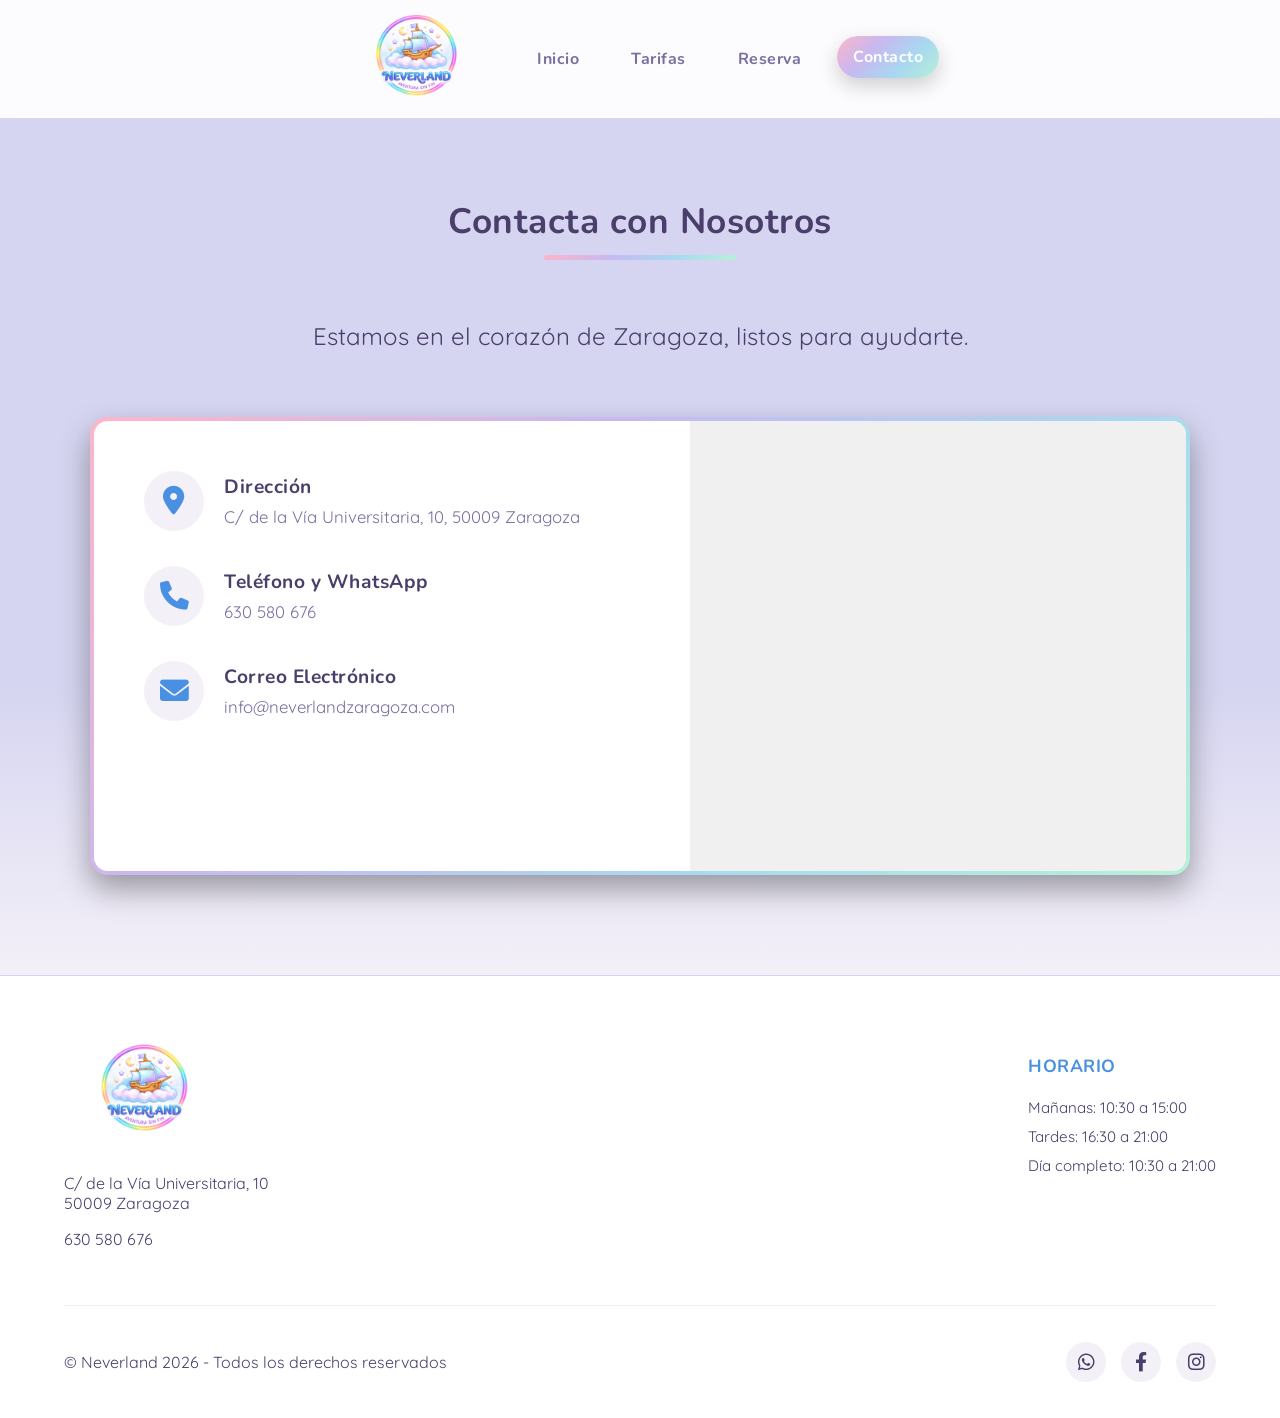
<file: Lenguaje_de_Marcas/Web/contacto.html>
<!DOCTYPE html>
<html lang="es">

<head>
    <meta charset="UTF-8">
    <meta name="viewport" content="width=device-width, initial-scale=1" />
    <title>Contacto | Neverland Sala de Eventos</title>
    <link rel="icon" href="img/Barco_Neverland.png">
    <link rel="stylesheet" href="styles.css" />
    <link rel="stylesheet" href="https://cdnjs.cloudflare.com/ajax/libs/font-awesome/6.0.0/css/all.min.css">
</head>

<body>
    <header class="header">
        <div class="header-brand">
            <img class="header-logo" src="img/Neverland_SinFondo.png" alt="Neverland Logo" />
        </div>
        <nav class="nav">
            <a href="index.html">Inicio</a>
            <a href="tarifas.html">Tarifas</a>
            <a href="reserva.html">Reserva</a>
            <a href="contacto.html" class="active">Contacto</a>
        </nav>
    </header>

    <main>
        <section class="section-intro">
            <h2>Contacta con Nosotros</h2>
            <p>Estamos en el corazón de Zaragoza, listos para ayudarte.</p>
        </section>

        <section class="contact-section">
            <div class="contact-layout">
                <div class="contact-details">
                    <div class="contact-row">
                        <i class="fa-solid fa-location-dot"></i>
                        <div class="text-group">
                            <h3>Dirección</h3>
                            <p>C/ de la Vía Universitaria, 10, 50009 Zaragoza</p>
                        </div>
                    </div>
                    <div class="contact-row">
                        <i class="fa-solid fa-phone"></i>
                        <div class="text-group">
                            <h3>Teléfono y WhatsApp</h3>
                            <p>630 580 676</p>
                        </div>
                    </div>
                    <div class="contact-row">
                        <i class="fa-solid fa-envelope"></i>
                        <div class="text-group">
                            <h3>Correo Electrónico</h3>
                            <p>info@neverlandzaragoza.com</p>
                        </div>
                    </div>
                </div>

                <div class="map-container">
                    <iframe
                        title="Mapa de ubicación de Neverland"
                        src="https://www.google.com/maps/embed?pb=!1m18!1m12!1m3!1d2982.123456789!2d-0.9034567!3d41.6345678!2m3!1f0!2f0!3f0!3m2!1i1024!2i768!4f13.1!3m3!1m2!1s0xd596b1234567890%3A0x1234567890abcdef!2zQy4gZGUgbGEgVsOtYSBVbml2ZXJzaXRhcmlhLCAxMCwgNTAwMDkgWmFyYWdvemE!5e0!3m2!1ses!2ses!4v1234567890123"
                        width="100%" height="100%" style="border:0;" allowfullscreen="" loading="lazy">
                    </iframe>
                </div>
            </div>
        </section>
    </main>

    <footer class="main-footer">
        <div class="footer-top">
            <div class="footer-column footer-brand">
                <img src="img/Neverland_SinFondo.png" alt="Neverland Logo" class="footer-logo">
                <p>C/ de la Vía Universitaria, 10<br>50009 Zaragoza</p>
                <p class="footer-phone">630 580 676</p>
            </div>
            <div class="footer-column footer-schedule">
                <h3>HORARIO</h3>
                <ul>
                    <li>Mañanas: 10:30 a 15:00</li>
                    <li>Tardes: 16:30 a 21:00</li>
                    <li>Día completo: 10:30 a 21:00</li>
                </ul>
            </div>
        </div>
        <div class="footer-bottom">
            <div class="footer-legal">
                <p>&copy; Neverland 2026 - Todos los derechos reservados</p>
            </div>
            <div class="social-links">
                <a href="https://wa.me/34630580676" target="_blank" class="social-icon" aria-label="WhatsApp">
                    <i class="fa-brands fa-whatsapp"></i>
                </a>
                <a href="https://facebook.com/neverlandzaragoza" target="_blank" class="social-icon" aria-label="Facebook">
                    <i class="fa-brands fa-facebook-f"></i>
                </a>
                <a href="https://instagram.com/neverlandzaragoza" target="_blank" class="social-icon" aria-label="Instagram">
                    <i class="fa-brands fa-instagram"></i>
                </a>
            </div>
        </div>
    </footer>
</body>

</html>
</file>
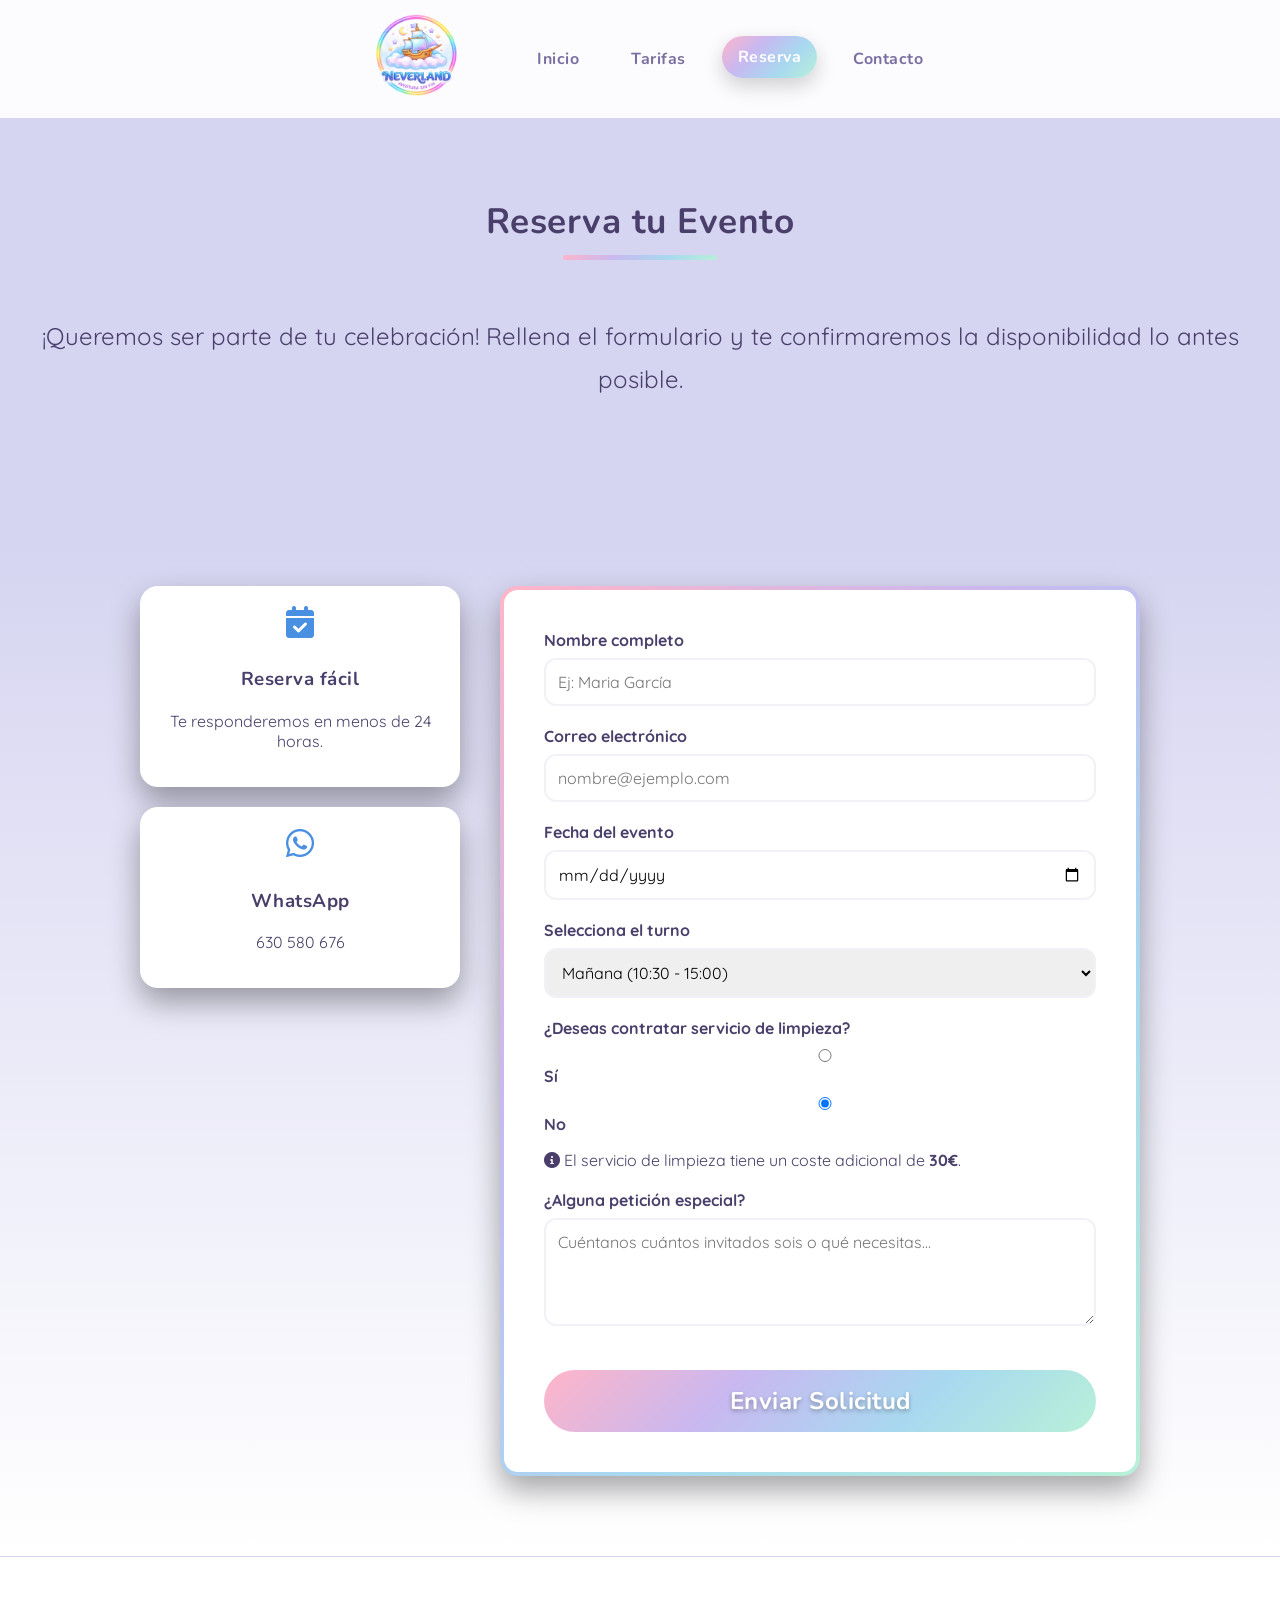
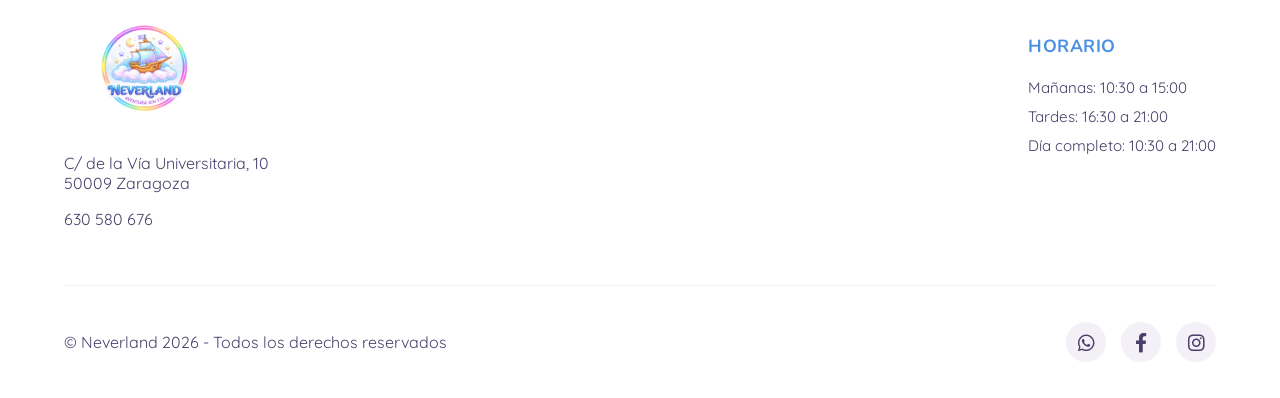
<file: Lenguaje_de_Marcas/Web/reserva.html>
<!DOCTYPE html>
<html lang="es">

<head>
    <meta charset="UTF-8">
    <meta name="viewport" content="width=device-width, initial-scale=1" />
    <title>Reserva tu Evento | Neverland Zaragoza</title>
    <link rel="icon" href="img/Barco_Neverland.png">
    <link rel="stylesheet" href="styles.css" />
    <link rel="stylesheet" href="https://cdnjs.cloudflare.com/ajax/libs/font-awesome/6.0.0/css/all.min.css">
</head>

<body>
    <header class="header">
        <div class="header-brand">
            <img class="header-logo" src="img/Neverland_SinFondo.png" alt="Neverland Logo" />
        </div>
        <nav class="nav">
            <a href="index.html">Inicio</a>
            <a href="tarifas.html">Tarifas</a>
            <a href="reserva.html" class="active">Reserva</a>
            <a href="contacto.html">Contacto</a>
        </nav>
    </header>

    <main>
        <section class="section-intro">
            <h2>Reserva tu Evento</h2>
            <p>¡Queremos ser parte de tu celebración! Rellena el formulario y te confirmaremos la disponibilidad lo
                antes posible.</p>
        </section>

        <section class="booking-section">
            <div class="booking-wrapper">
                <div class="booking-info">
                    <div class="info-item">
                        <i class="fa-solid fa-calendar-check"></i>
                        <h3>Reserva fácil</h3>
                        <p>Te responderemos en menos de 24 horas.</p>
                    </div>
                    <div class="info-item">
                        <i class="fa-brands fa-whatsapp"></i>
                        <h3>WhatsApp</h3>
                        <p>630 580 676</p>
                    </div>
                </div>

                <form class="booking-form">
                    <div class="form-group">
                        <label for="nombre">Nombre completo</label>
                        <input type="text" id="nombre" name="nombre" placeholder="Ej: Maria García" required>
                    </div>

                    <div class="form-group">
                        <label for="email">Correo electrónico</label>
                        <input type="email" id="email" name="email" placeholder="nombre@ejemplo.com" required>
                    </div>

                    <div class="form-group">
                        <label for="fecha">Fecha del evento</label>
                        <input type="date" id="fecha" name="fecha" required>
                    </div>

                    <div class="form-group">
                        <label for="turno">Selecciona el turno</label>
                        <select id="turno" name="turno">
                            <option value="manana">Mañana (10:30 - 15:00)</option>
                            <option value="tarde">Tarde (16:30 - 21:00)</option>
                            <option value="completo">Día Completo</option>
                        </select>
                    </div>

                    <div class="form-group cleaning-option">
                        <label>¿Deseas contratar servicio de limpieza?</label>
                        <div class="radio-group">
                            <label class="radio-label">
                                <input type="radio" name="limpieza" value="si"> Sí
                            </label>
                            <label class="radio-label">
                                <input type="radio" name="limpieza" value="no" checked> No
                            </label>
                        </div>
                        <p class="cleaning-note">
                            <i class="fa-solid fa-circle-info"></i>
                            El servicio de limpieza tiene un coste adicional de <strong>30€</strong>.
                        </p>
                    </div>

                    <div class="form-group">
                        <label for="mensaje">¿Alguna petición especial?</label>
                        <textarea id="mensaje" name="mensaje" rows="4"
                            placeholder="Cuéntanos cuántos invitados sois o qué necesitas..."></textarea>
                    </div>

                    <button type="submit" class="btn-primary">
                        <span>Enviar Solicitud</span>
                    </button>
                </form>
            </div>
        </section>
    </main>

    <footer class="main-footer">
        <div class="footer-top">
            <div class="footer-column footer-brand">
                <img src="img/Neverland_SinFondo.png" alt="Neverland Logo" class="footer-logo">
                <p>C/ de la Vía Universitaria, 10<br>50009 Zaragoza</p>
                <p class="footer-phone">630 580 676</p>
            </div>
            <div class="footer-column footer-schedule">
                <h3>HORARIO</h3>
                <ul>
                    <li>Mañanas: 10:30 a 15:00</li>
                    <li>Tardes: 16:30 a 21:00</li>
                    <li>Día completo: 10:30 a 21:00</li>
                </ul>
            </div>
        </div>
        <div class="footer-bottom">
            <div class="footer-legal">
                <p>&copy; Neverland 2026 - Todos los derechos reservados</p>
            </div>
            <div class="social-links">
                <a href="https://wa.me/34630580676" target="_blank" class="social-icon" aria-label="WhatsApp">
                    <i class="fa-brands fa-whatsapp"></i>
                </a>
                <a href="https://facebook.com/neverlandzaragoza" target="_blank" class="social-icon"
                    aria-label="Facebook">
                    <i class="fa-brands fa-facebook-f"></i>
                </a>
                <a href="https://instagram.com/neverlandzaragoza" target="_blank" class="social-icon"
                    aria-label="Instagram">
                    <i class="fa-brands fa-instagram"></i>
                </a>
            </div>
        </div>
    </footer>
</body>

</html>
</file>
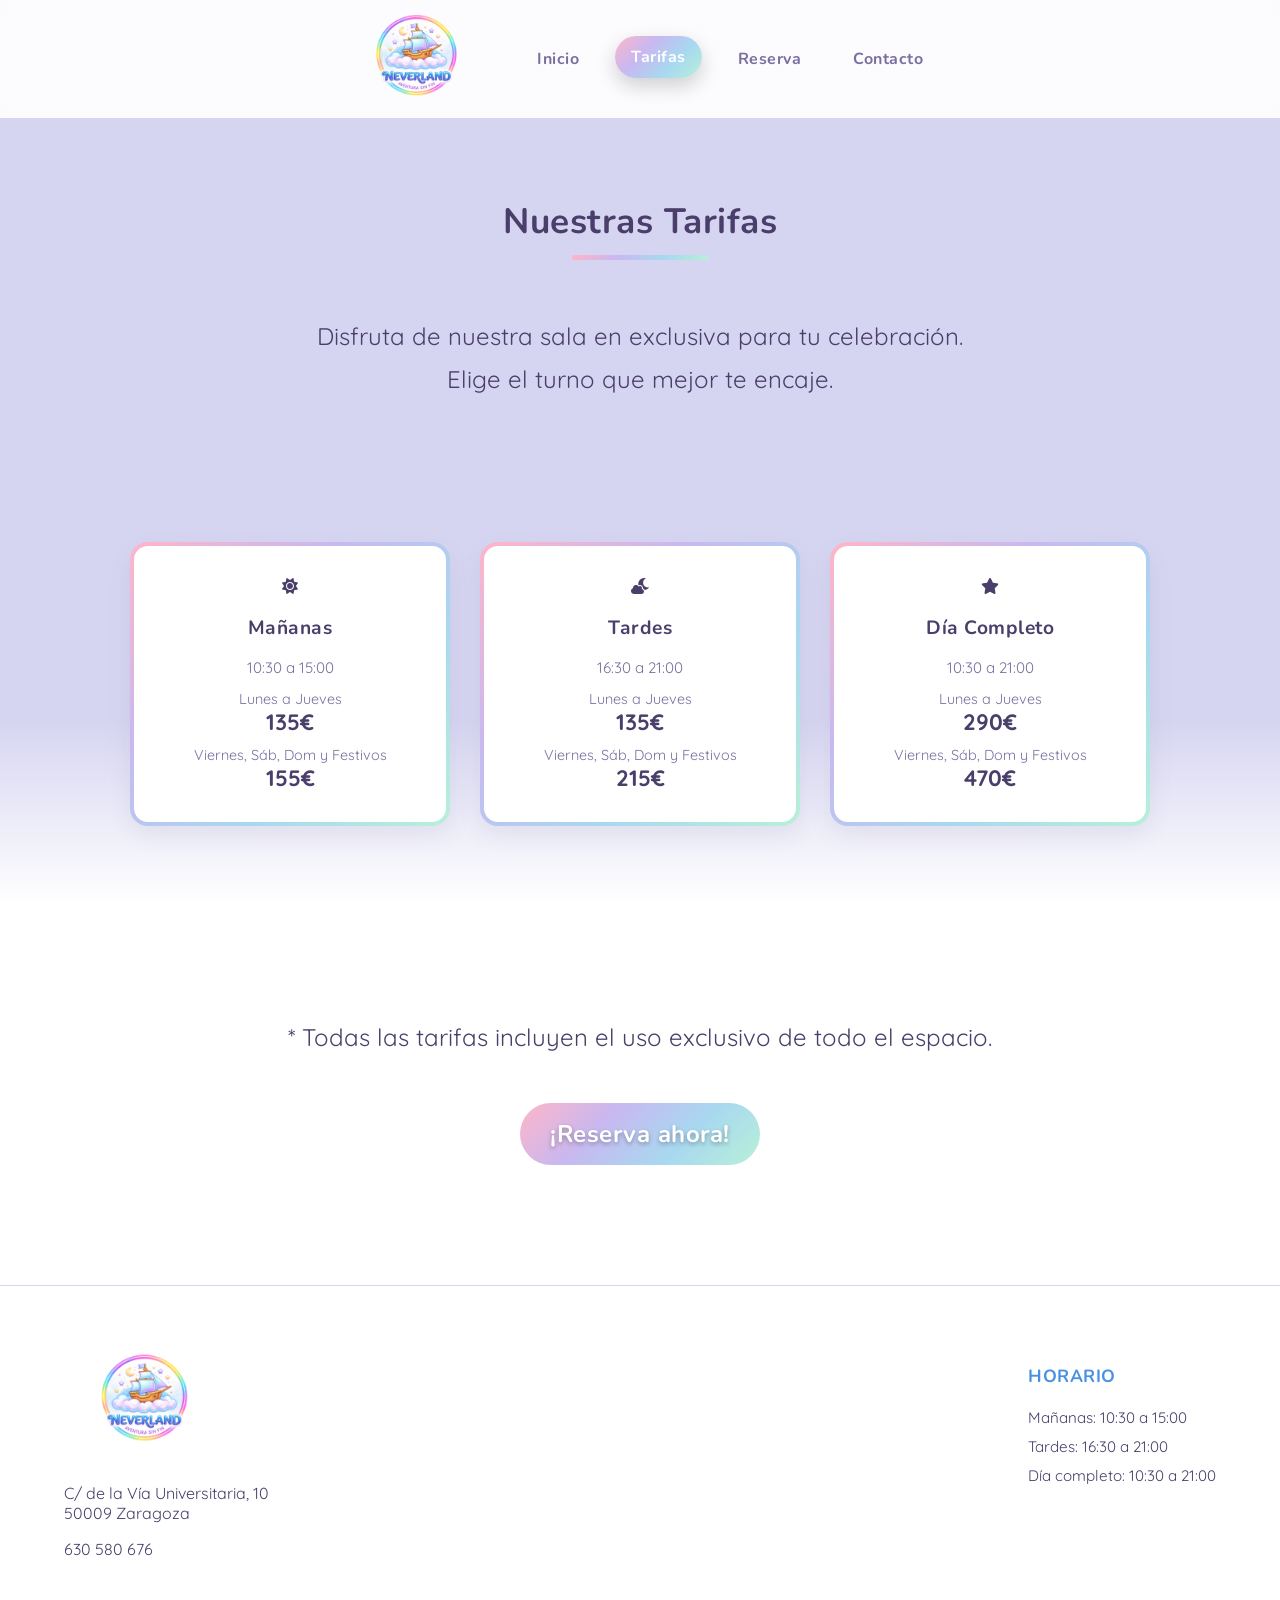
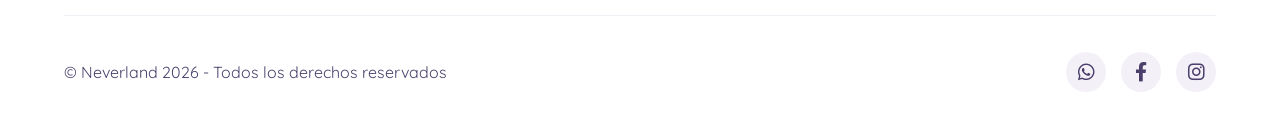
<file: Lenguaje_de_Marcas/Web/tarifas.html>
<!DOCTYPE html>
<html lang="es">

<head>
    <meta charset="UTF-8">
    <meta name="viewport" content="width=device-width, initial-scale=1" />
    <title>Tarifas | Neverland Sala de Eventos</title>
    <link rel="icon" href="img/Barco_Neverland.png">
    <link rel="stylesheet" href="styles.css" />
    <link rel="stylesheet" href="https://cdnjs.cloudflare.com/ajax/libs/font-awesome/6.0.0/css/all.min.css">
</head>

<body>
    <header class="header">
        <div class="header-brand">
            <img class="header-logo" src="img/Neverland_SinFondo.png" alt="Neverland Logo" />
        </div>
        <nav class="nav">
            <a href="index.html">Inicio</a>
            <a href="tarifas.html" class="active">Tarifas</a>
            <a href="reserva.html">Reserva</a>
            <a href="contacto.html">Contacto</a>
        </nav>
    </header>

    <main>
        <section class="section-intro">
            <h2>Nuestras Tarifas</h2>
            <p>Disfruta de nuestra sala en exclusiva para tu celebración. <br>
                Elige el turno que mejor te encaje.</p>
        </section>

        <section class="cards prices-section">
            <div class="card price-card">
                <div class="icon-circle">
                    <i class="fa-solid fa-sun"></i>
                </div>
                <h3>Mañanas</h3>
                <p class="price-time">10:30 a 15:00</p>
                <dl>
                    <dt>Lunes a Jueves</dt>
                    <dd>135€</dd>
                    <dt>Viernes, Sáb, Dom y Festivos</dt>
                    <dd>155€</dd>
                </dl>
            </div>

            <div class="card price-card">
                <div class="icon-circle">
                    <i class="fa-solid fa-cloud-moon"></i>
                </div>
                <h3>Tardes</h3>
                <p class="price-time">16:30 a 21:00</p>
                <dl>
                    <dt>Lunes a Jueves</dt>
                    <dd>135€</dd>
                    <dt>Viernes, Sáb, Dom y Festivos</dt>
                    <dd>215€</dd>
                </dl>
            </div>

            <div class="card price-card featured">
                <div class="icon-circle">
                    <i class="fa-solid fa-star"></i>
                </div>
                <h3>Día Completo</h3>
                <p class="price-time">10:30 a 21:00</p>
                <dl>
                    <dt>Lunes a Jueves</dt>
                    <dd>290€</dd>
                    <dt>Viernes, Sáb, Dom y Festivos</dt>
                    <dd>470€</dd>
                </dl>
            </div>
        </section>

        <section class="section-intro">
            <p class="price-note">* Todas las tarifas incluyen el uso exclusivo de todo el espacio.</p>
            <a href="reserva.html" class="btn-primary"><span>¡Reserva ahora!</span></a>
        </section>
    </main>

    <footer class="main-footer">
        <div class="footer-top">
            <div class="footer-column footer-brand">
                <img src="img/Neverland_SinFondo.png" alt="Neverland Logo" class="footer-logo">
                <p>C/ de la Vía Universitaria, 10<br>50009 Zaragoza</p>
                <p class="footer-phone">630 580 676</p>
            </div>
            <div class="footer-column footer-schedule">
                <h3>HORARIO</h3>
                <ul>
                    <li>Mañanas: 10:30 a 15:00</li>
                    <li>Tardes: 16:30 a 21:00</li>
                    <li>Día completo: 10:30 a 21:00</li>
                </ul>
            </div>
        </div>
        <div class="footer-bottom">
            <div class="footer-legal">
                <p>&copy; Neverland 2026 - Todos los derechos reservados</p>
            </div>
            <div class="social-links">
                <a href="https://wa.me/34630580676" target="_blank" class="social-icon" aria-label="WhatsApp">
                    <i class="fa-brands fa-whatsapp"></i>
                </a>
                <a href="https://facebook.com/neverlandzaragoza" target="_blank" class="social-icon"
                    aria-label="Facebook">
                    <i class="fa-brands fa-facebook-f"></i>
                </a>
                <a href="https://instagram.com/neverlandzaragoza" target="_blank" class="social-icon"
                    aria-label="Instagram">
                    <i class="fa-brands fa-instagram"></i>
                </a>
            </div>
        </div>
    </footer>
</body>

</html>
</file>
<file: Lenguaje_de_Marcas/Web/styles.css>
@import url('https://fonts.googleapis.com/css2?family=Nunito:wght@400;700;800&family=Quicksand:wght@300;500;700&display=swap');

:root {
    --blue: #4A90E2;
    --purple: #d6d5f1;
    --pink: #FDA7DF;
    --yellow: #FFD32A;
    --white: #FFFFFF;
    --bg-soft: #f4f0f8;
    --text: #4A3F6B;
    --text2: #7A6FA0;
    --shadow: 0 14px 30px rgba(0, 0, 0, .35);
    --r: 18px;
    --gradient: linear-gradient(135deg, #FFB5C8, #C9B8F0, #A8D8F0, #B8F0D8);
}

* {
    box-sizing: border-box;
}

body {
    margin: 0;
    font-family: 'Quicksand', sans-serif;
    color: var(--text);
    background-color: var(--bg-soft);
}

h1,
h2,
h3,
.nav a,
.btn-primary {
    font-family: 'Nunito', Arial, sans-serif;
    letter-spacing: 0.5px;
    font-weight: bold;
}

a {
    color: inherit;
    text-decoration: none;
}

.sr-only {
    position: absolute;
    width: 1px;
    height: 1px;
    padding: 0;
    overflow: hidden;
    clip: rect(0, 0, 0, 0);
    white-space: nowrap;
    border: 0;
}

.header {
    position: sticky;
    top: 0;
    z-index: 100;
    background: rgba(255, 255, 255, 0.7);
    backdrop-filter: blur(8px);
    -webkit-backdrop-filter: blur(8px);
    padding: 7px 20px;
    min-height: 60px;
    display: flex;
    align-items: center;
    justify-content: center;
    gap: 30px;
}

.header-logo {
    width: 150px;
    height: auto;
    opacity: 0;
    animation: birthSmooth 0.6s ease-out forwards;
    animation-delay: 0.2s;
    transform-origin: center;
}

.nav {
    display: flex;
    align-items: center;
    gap: 20px;
}

.nav a {
    padding: 10px 16px;
    border-radius: 999px;
    color: var(--text2);
    transition: all 0.3s ease;
}

.nav a:hover,
.nav a.active {
    transform: translateY(-2px);
    box-shadow: 0 8px 20px rgba(0, 0, 0, 0.18);
    background: var(--gradient);
    color: var(--white);
}

.hero {
    position: relative;
    min-height: 50vh;
    display: flex;
    align-items: center;
    justify-content: center;
    text-align: center;
    padding: 30px 20px;
    background-image: linear-gradient(to bottom, rgba(255, 255, 255, 1) 0%, rgba(255, 255, 255, 0.8) 2%, rgba(255, 255, 255, 0) 30%), url("img/Foto_Fachada.png");
    background-size: cover;
    background-position: center;
}

.hero::before {
    content: "";
    position: absolute;
    inset: 0;
    background: rgba(255, 255, 255, 0.35);
    backdrop-filter: blur(6px);
    -webkit-backdrop-filter: blur(6px);
    z-index: 1;
}

.hero::after {
    content: "";
    position: absolute;
    top: 0;
    left: 0;
    width: 100%;
    height: 120px;
    background: linear-gradient(to bottom, rgba(255, 255, 255, 0.8) 0%, transparent 100%);
    z-index: 1;
}

.hero-content {
    position: relative;
    z-index: 2;
}

.hero-content>* {
    opacity: 0;
    animation: fadeInUp 0.8s ease-out forwards;
}

.hero-content h1 {
    margin-bottom: 5px;
    font-size: 2.0rem;
    animation-delay: 0.2s;
}

.hero-content img {
    animation-delay: 0.4s;
    max-width: 80%;
    height: auto;
}

.hero-content h2 {
    font-size: 1.8rem;
    font-weight: 400;
    animation-delay: 0.6s;
}

.hero-content p {
    animation-delay: 0.6s;
}

.btn-primary {
    display: inline-block;
    margin-top: 20px;
    padding: 15px 30px;
    border-radius: 999px;
    background: var(--gradient);
    color: var(--white);
    transition: all 0.3s ease;
    animation-delay: 0.8s;
}

.btn-primary span {
    font-size: 24px;
    font-weight: 700;
    color: var(--white);
    text-shadow: 0 2px 4px rgba(0, 0, 0, 0.3);
}

.btn-primary:hover {
    transform: translateY(-3px);
    box-shadow: 0 10px 20px rgba(0, 0, 0, 0.2);
}

.section-intro {
    max-width: 100%;
    margin: 0;
    padding: 50px 20px 120px;
    background: var(--purple);
    text-align: center;
}

.section-intro h2 {
    color: var(--text);
    font-size: 2.2rem;
    margin-bottom: 40px;
    position: relative;
    display: inline-block;
}

.section-intro h2::after {
    content: "";
    position: absolute;
    bottom: -15px;
    left: 25%;
    right: 25%;
    height: 5px;
    background: var(--gradient);
    border-radius: 50px;
}

.section-intro p {
    color: var(--text);
    font-size: 1.5rem;
    line-height: 1.8;
    margin-top: 30px;
}

.cards {
    display: flex;
    flex-wrap: wrap;
    justify-content: center;
    gap: 30px;
    padding: 100px 20px 80px 20px;
    background: linear-gradient(to bottom, var(--purple) 0%, var(--purple) 60%, var(--white) 100%);
    margin-top: -105px;
    border-top: 1px solid var(--purple);
    position: relative;
    z-index: 10;
}

.card {
    background: var(--white);
    padding: 30px;
    width: 320px;
    text-align: center;
    box-shadow: 0 10px 25px rgba(74, 63, 107, 0.08);
    border: 4px solid transparent;
    background-image: linear-gradient(white, white), var(--gradient);
    background-origin: border-box;
    background-clip: padding-box, border-box;
    border-radius: var(--r);
}

.card:hover {
    box-shadow: 0 20px 40px rgba(74, 63, 107, 0.15);
}

.card img {
    width: 100px;
    height: 100px;
    margin-bottom: 20px;
    object-fit: contain;
    transition: transform 0.3s ease;
}

.card:hover img {
    transform: scale(1.1) rotate(5deg);
}

.card h3 {
    color: var(--text);
    font-size: 1.2rem;
    margin-bottom: 15px;
}

.card p {
    color: var(--text2);
    font-size: 0.95rem;
    line-height: 1.6;
}

section.cards+section {
    padding-top: 80px;
    background-color: var(--white);
}

section>article {
    display: flex;
    align-items: center;
    justify-content: center;
    gap: 80px;
    max-width: 1200px;
    margin: 60px auto;
    padding: 20px;
    width: 100%;
}

section>article.birthday-section {
    margin-top: 20px;
}

.article-text {
    flex: 1;
    max-width: 600px;
}

.article-text h3 {
    font-size: 2.8rem;
    color: var(--text);
    margin-bottom: 15px;
}

.article-text p {
    font-size: 1.1rem;
    line-height: 1.8;
    color: var(--text2);
}

section>article:nth-child(even) {
    flex-direction: row-reverse;
}

.birthday-section img,
.workshops img {
    width: 500px;
    height: auto;
    border-radius: 30px;
    box-shadow: var(--shadow);
}

.services {
    background: linear-gradient(to bottom, var(--white) 0%, var(--white) 60%, var(--purple) 100%);
    padding: 100px 0 50px 0;
    width: 100%;
}

.gallery-section {
    background: var(--purple);
    width: 100%;
}

.gallery-title {
    text-align: center;
    font-size: 2.2rem;
    margin: 0;
    padding: 40px 20px;
    position: relative;
    display: block;
    color: var(--text);
}

.gallery-title::after {
    content: "";
    position: absolute;
    bottom: 25px;
    left: 50%;
    transform: translateX(-50%);
    width: 190px;
    height: 5px;
    background: var(--gradient);
    border-radius: 50px;
}

.gallery {
    display: grid;
    grid-template-columns: repeat(auto-fit, minmax(450px, 1fr));
    gap: 0 20px;
    padding: 10px 5vw;
    width: 100%;
}

.gallery article {
    background: var(--white);
    padding: 5px;
    border-radius: 25px;
    box-shadow: var(--shadow);
    height: 350px;
    cursor: default;
    transition: box-shadow 0.3s ease;
    position: relative;
    z-index: 1;
}

.gallery img {
    width: 100%;
    height: 100%;
    object-fit: cover;
    border-radius: 18px;
    display: block;
}

.main-footer {
    background-color: var(--white);
    padding: 60px 5vw 30px;
    color: var(--text);
    border-top: 1px solid var(--purple);
}

.footer-top {
    display: flex;
    justify-content: space-between;
    flex-wrap: wrap;
    gap: 40px;
    margin-bottom: 40px;
}

.footer-logo {
    width: 160px;
    margin-bottom: 10px;
}

.footer-schedule h3 {
    font-size: 1.1rem;
    margin-bottom: 20px;
    color: var(--blue);
}

.footer-column ul {
    list-style: none;
    padding: 0;
}

.footer-column li {
    margin-bottom: 10px;
    font-size: 0.95rem;
}

.footer-bottom {
    display: flex;
    justify-content: space-between;
    align-items: center;
    padding-top: 30px;
    border-top: 1px solid var(--bg-soft);
    flex-wrap: wrap;
    gap: 20px;
}

.social-links {
    display: flex;
    gap: 15px;
}

.social-icon {
    width: 40px;
    height: 40px;
    border-radius: 50%;
    background: var(--bg-soft);
    display: flex;
    align-items: center;
    justify-content: center;
    transition: all 0.3s ease;
    font-size: 1.2rem;
}

.social-icon:hover {
    background: var(--gradient);
    color: var(--white);
    transform: translateY(-3px);
}

.price-card dl {
    margin: 10px 0 0;
    text-align: center;
}

.price-card dt {
    font-size: 0.9rem;
    color: var(--text2);
    margin-top: 10px;
}

.price-card dd {
    font-size: 1.4rem;
    font-weight: bold;
    color: var(--text);
    margin: 0;
}

.price-time {
    font-size: 1rem;
    color: var(--text2);
    margin: 5px 0 10px;
    text-align: center;
}

.price-note {
    font-size: 1.1rem;
}

.booking-section {
    padding: 40px 20px 80px;
    background: linear-gradient(to bottom, var(--purple) 0%, var(--white) 100%);
    display: flex;
    justify-content: center;
}

.booking-wrapper {
    display: grid;
    grid-template-columns: 1fr 2fr;
    gap: 40px;
    max-width: 1000px;
    width: 100%;
}

.booking-info {
    display: flex;
    flex-direction: column;
    gap: 20px;
}

.info-item {
    background: var(--white);
    padding: 20px;
    border-radius: var(--r);
    text-align: center;
    box-shadow: var(--shadow);
}

.info-item i {
    font-size: 2rem;
    color: var(--blue);
    margin-bottom: 10px;
}

.booking-form {
    background: var(--white);
    padding: 40px;
    border-radius: var(--r);
    box-shadow: var(--shadow);
    border: 4px solid transparent;
    background-image: linear-gradient(white, white), var(--gradient);
    background-origin: border-box;
    background-clip: padding-box, border-box;
}

.form-group {
    margin-bottom: 20px;
}

.form-group label {
    display: block;
    font-weight: bold;
    margin-bottom: 8px;
    color: var(--text);
}

.form-group input,
.form-group select,
.form-group textarea {
    width: 100%;
    padding: 12px;
    border: 2px solid var(--bg-soft);
    border-radius: 12px;
    font-family: 'Quicksand', sans-serif;
    font-size: 1rem;
    transition: border-color 0.3s;
}

.form-group input:focus {
    outline: none;
    border-color: var(--pink);
}

.booking-form .btn-primary {
    width: 100%;
    border: none;
    cursor: pointer;
}

.contact-section {
    background: linear-gradient(to bottom, var(--purple) 0%, var(--purple) 50%, var(--bg-soft) 100%);
    padding: 20px 20px 100px;
    margin-top: -105px;
    position: relative;
    z-index: 10;
}

.contact-layout {
    display: flex;
    flex-wrap: wrap;
    max-width: 1100px;
    margin: 0 auto;
    background: var(--white);
    border-radius: var(--r);
    overflow: hidden;
    box-shadow: var(--shadow);
    border: 4px solid transparent;
    background-image: linear-gradient(white, white), var(--gradient);
    background-origin: border-box;
    background-clip: padding-box, border-box;
}

.contact-details {
    flex: 1;
    padding: 50px;
    display: flex;
    flex-direction: column;
    gap: 35px;
    min-width: 320px;
}

.contact-row {
    display: flex;
    align-items: center;
    gap: 20px;
}

.contact-row i {
    font-size: 1.8rem;
    color: var(--blue);
    background: var(--bg-soft);
    padding: 15px;
    border-radius: 50%;
    width: 60px;
    height: 60px;
    display: flex;
    align-items: center;
    justify-content: center;
    flex-shrink: 0;
}

.text-group h3 {
    margin: 0 0 5px 0;
    font-size: 1.2rem;
    color: var(--text);
    font-family: 'Nunito', sans-serif;
}

.text-group p {
    margin: 0;
    color: var(--text2);
    font-size: 1.05rem;
    line-height: 1.4;
}

.map-container {
    flex: 1;
    min-width: 400px;
    min-height: 450px;
    background: #f0f0f0;
}

@media (max-width: 768px) {
    .header {
        flex-direction: column;
        gap: 15px;
    }

    .nav {
        gap: 5px;
        font-size: 0.8rem;
    }

    .nav a {
        padding: 8px 12px;
    }

    section>article {
        flex-direction: column !important;
        text-align: center;
    }

    .article-text h3 {
        font-size: 2rem;
    }

    .birthday-section img,
    .workshops img {
        width: 100%;
    }

    .gallery {
        grid-template-columns: 1fr;
    }

    .booking-wrapper {
        grid-template-columns: 1fr;
    }

    .booking-info {
        order: 2;
    }

    .contact-section {
        margin-top: -60px;
        padding-bottom: 40px;
    }

    .contact-details {
        padding: 30px 20px;
    }

    .map-container {
        min-width: 100%;
        height: 300px;
    }

    .contact-row i {
        width: 50px;
        height: 50px;
        font-size: 1.4rem;
    }
}

@keyframes fadeInUp {
    from {
        opacity: 0;
        transform: translateY(25px);
    }

    to {
        opacity: 1;
        transform: translateY(0);
    }
}

@keyframes birthSmooth {
    from {
        opacity: 0;
        transform: scale(0);
    }

    to {
        opacity: 1;
        transform: scale(1);
    }
}
</file>
